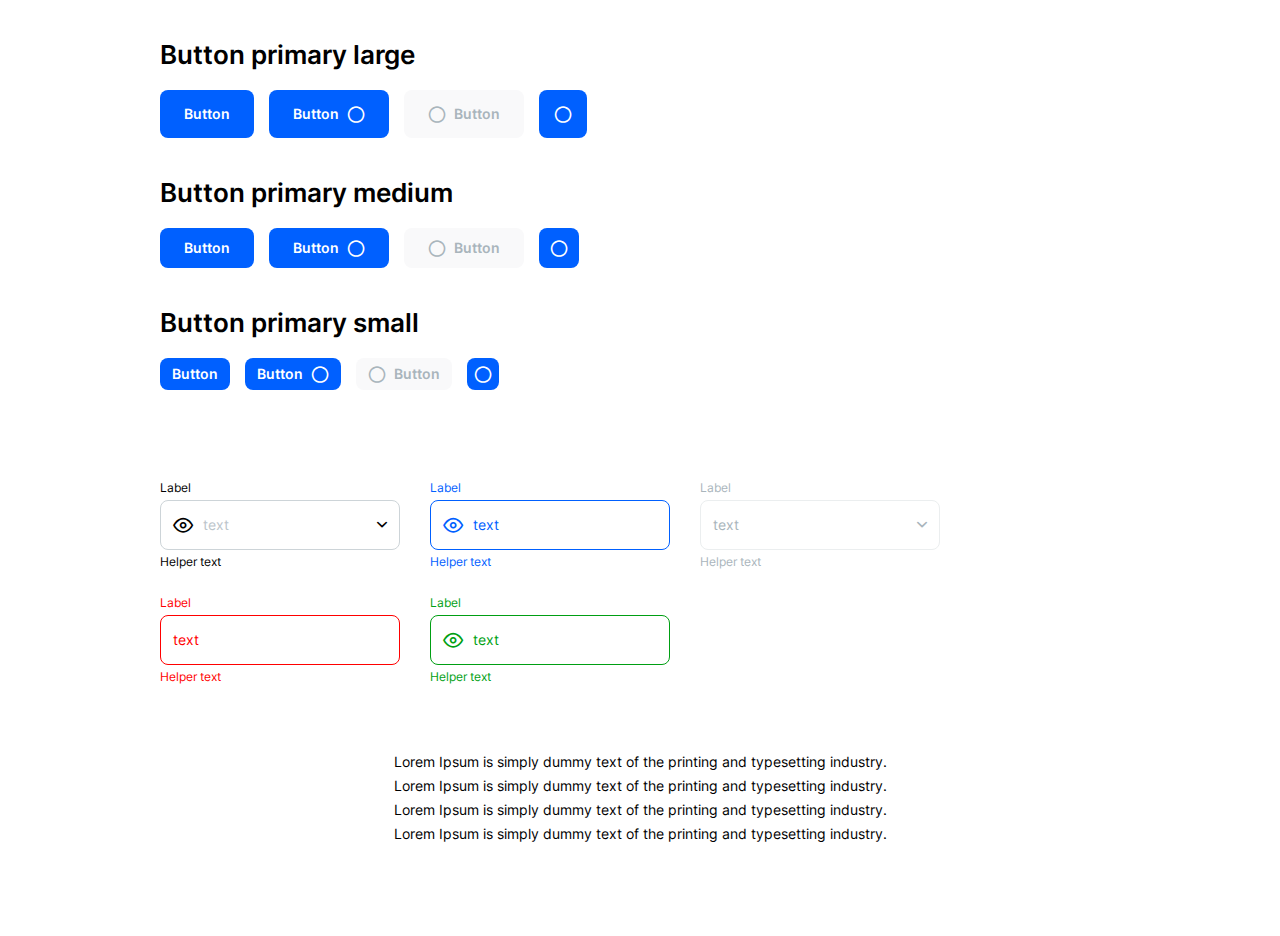
<file: index.html>
<!DOCTYPE html>
<html lang="en">
<link rel="stylesheet" href="styles/style.css">
<head>
    <meta charset="UTF-8">
    <title>Components</title>
</head>
<body>

<div class="container">
    <!--Buttons-->
    <div>
        <h3>Button primary large</h3>
        <ul class="btn-group">
            <li>
                <!--Button primary-->
                <button class="btn btn-primary lg">Button</button>
            </li>
            <li>
                <!--Button icon right-->
                <button class="btn btn-primary lg with-icon-right">Button <i class="icon-circle"></i></button>
            </li>
            <li>
                <!--Button icon left-->
                <button class="btn lg with-icon-left disabled"><i class="icon-circle"></i>Button</button>
            </li>
            <li>
                <!--Button icon only-->
                <button class="btn btn-primary lg btn-icon"><i class="icon-circle"></i></button>
            </li>
        </ul>
        <h3>Button primary medium</h3>
        <ul class="btn-group">
            <li>
                <!--Button primary-->
                <button class="btn btn-primary md">Button</button>
            </li>
            <li>
                <!--Button icon right-->
                <button class="btn btn-primary md with-icon-right">Button <i class="icon-circle"></i></button>
            </li>
            <li>
                <!--Button icon left-->
                <button class="btn md with-icon-left disabled"><i class="icon-circle"></i>Button</button>
            </li>
            <li>
                <!--Button icon only-->
                <button class="btn btn-primary md btn-icon"><i class="icon-circle"></i></button>
            </li>
        </ul>
        <h3>Button primary small</h3>
        <ul class="btn-group">
            <li>
                <!--Button primary-->
                <button class="btn btn-primary sm">Button</button>
            </li>
            <li>
                <!--Button icon right-->
                <button class="btn btn-primary sm with-icon-right">Button <i class="icon-circle"></i></button>
            </li>
            <li>
                <!--Button icon left-->
                <button class="btn sm with-icon-left disabled"><i class="icon-circle"></i>Button</button>
            </li>
            <li>
                <!--Button icon only-->
                <button class="btn btn-primary sm btn-icon"><i class="icon-circle"></i></button>
            </li>
        </ul>
    </div>

    <!--Select options-->
    <div class="select-group">
        <div class="form-select inactive">
            <label>Label</label>
            <span class="select">
                <i class="icon-eye left-icon"></i>
                <span class="text">text</span>
                <i class="icon-chevron-down right-icon"></i>
            </span>
            <span class="helper">Helper text</span>
        </div>
        <div class="form-select active">
            <label>Label</label>
            <span class="select">
                <i class="icon-eye left-icon"></i>
            <span class="text">text</span>
            </span>
            <span class="helper">Helper text</span>
        </div>
        <div class="form-select disabled">
            <label>Label</label>
            <span class="select">
                <span class="text">text</span>
            <i class="icon-chevron-down right-icon"></i>
            </span>
            <span class="helper">Helper text</span>
        </div>
        <div class="form-select error">
            <label>Label</label>
            <span class="select">
                <span class="text">text</span>
            </span>
            <span class="helper">Helper text</span>
        </div>
        <div class="form-select success">
            <label>Label</label>
            <span class="select">
                <i class="icon-eye left-icon"></i>
                <span class="text">text</span>
            </span>
            <span class="helper">Helper text</span>
        </div>
    </div>

    <!--Tooltips-->
    <div class="tooltip-group">
        <div class="tooltip">
            <span class="tooltip-text">Lorem Ipsum is simply dummy text of the printing and typesetting industry.</span>
            <span class="tooltip-inner primary top">This is top tooltip!!!</span>
        </div>
        <div class="tooltip">
            <span class="tooltip-text">Lorem Ipsum is simply dummy text of the printing and typesetting industry.</span>
            <span class="tooltip-inner secondary right">This is right tooltip!!!</span>
        </div>
        <div class="tooltip">
            <span class="tooltip-text">Lorem Ipsum is simply dummy text of the printing and typesetting industry.</span>
            <span class="tooltip-inner primary bottom">This is bottom tooltip!!!</span>
        </div>
        <div class="tooltip">
            <span class="tooltip-text">Lorem Ipsum is simply dummy text of the printing and typesetting industry.</span>
            <span class="tooltip-inner secondary left">This is left tooltip!!!</span>
        </div>
    </div>
</div>

</body>
</html>
</file>
<file: styles/style.css>
*, *:before, *:after {
  box-sizing: border-box; }

html, body, div, span, object, iframe, figure, h1, h2, h3, h4, h5, h6, p, blockquote, pre, a, code, em, img, small, strike, strong, sub, sup, tt, b, u, i, ol, ul, li, fieldset, form, label, table, caption, tbody, tfoot, thead, tr, th, td, main, canvas, embed, footer, header, nav, section, video {
  margin: 0;
  padding: 0;
  border: 0;
  font-size: 100%;
  font: inherit;
  vertical-align: baseline;
  text-rendering: optimizeLegibility;
  -webkit-font-smoothing: antialiased;
  text-size-adjust: none; }

footer, header, nav, section, main {
  display: block; }

body {
  line-height: 1; }

ol, ul {
  list-style: none; }

blockquote, q {
  quotes: none; }

blockquote:before, blockquote:after, q:before, q:after {
  content: '';
  content: none; }

table {
  border-collapse: collapse;
  border-spacing: 0; }

input {
  -webkit-appearance: none;
  border-radius: 0; }

a {
  text-decoration: none;
  color: inherit; }

@font-face {
  font-family: "Inter Regular";
  src: url("../../fonts/Inter-Regular/inter-regular.eot");
  src: url("../../fonts/Inter-Regular/inter-regular.eot?#iefix") format("embedded-opentype"), url("../../fonts/Inter-Regular/inter-regular.woff2") format("woff2"), url("../../fonts/Inter-Regular/inter-regular.woff") format("woff"), url("../../fonts/Inter-Regular/inter-regular.ttf") format("truetype"), url("../../fonts/Inter-Regular/inter-regular.svg#Inter Regular") format("svg");
  font-weight: normal;
  font-style: normal; }
@font-face {
  font-family: "Inter Medium";
  src: url("../../fonts/Inter-Medium/inter-medium.eot");
  src: url("../../fonts/Inter-Medium/inter-medium.eot?#iefix") format("embedded-opentype"), url("../../fonts/Inter-Medium/inter-medium.woff2") format("woff2"), url("../../fonts/Inter-Medium/inter-medium.woff") format("woff"), url("../../fonts/Inter-Medium/inter-medium.ttf") format("truetype"), url("../../fonts/Inter-Medium/inter-medium.svg#Inter Medium") format("svg");
  font-weight: 500;
  font-style: normal; }
@font-face {
  font-family: "Inter SemiBold";
  src: url("../../fonts/Inter-Semibold/inter-semiBold.eot");
  src: url("../../fonts/Inter-Semibold/inter-semiBold.eot?#iefix") format("embedded-opentype"), url("../../fonts/Inter-Semibold/inter-semiBold.woff2") format("woff2"), url("../../fonts/Inter-Semibold/inter-semiBold.woff") format("woff"), url("../../fonts/Inter-Semibold/inter-semiBold.ttf") format("truetype"), url("../../fonts/Inter-Semibold/inter-semiBold.svg#Inter SemiBold") format("svg");
  font-weight: 600;
  font-style: normal; }
@font-face {
  font-family: "icomoon";
  src: url("./../fonts/icons/icomoon.eot?rjer7f");
  src: url("./../fonts/icons/icomoon.eot?rjer7f#iefix") format("embedded-opentype"), url("./../fonts/icons/icomoon.ttf?rjer7f") format("truetype"), url("./../fonts/icons/icomoon.woff?rjer7f") format("woff"), url("./../fonts/icons/icomoon.svg?rjer7f#icomoon") format("svg");
  font-weight: normal;
  font-style: normal;
  font-display: block; }
[class^="icon-"], [class*=" icon-"] {
  /* use !important to prevent issues with browser extensions that change fonts */
  font-family: "icomoon" !important;
  speak: never;
  font-style: normal;
  font-weight: normal;
  font-variant: normal;
  text-transform: none;
  line-height: 1;
  /* Better Font Rendering =========== */
  -webkit-font-smoothing: antialiased;
  -moz-osx-font-smoothing: grayscale; }

.icon-setting:before {
  content: "\e904"; }

.icon-plus:before {
  content: "\e901"; }

.icon-arrow-down:before {
  content: "\e902"; }

.icon-chevron-down:before {
  content: "\e90c"; }

.icon-chevron-up:before {
  content: "\e90d"; }

.icon-chevron-left:before {
  content: "\e903"; }

.icon-chevron-right:before {
  content: "\e900"; }

.icon-delete:before {
  content: "\e905"; }

.icon-edit:before {
  content: "\e906"; }

.icon-frame:before {
  content: "\e907"; }

.icon-refresh:before {
  content: "\e908"; }

.icon-search:before {
  content: "\e909"; }

.icon-circle:before {
  content: "\e90a"; }

.icon-eye:before {
  content: "\e90b"; }

.color-primary-dark {
  color: #003080; }

.color-secondary {
  color: #F0F6FF; }

.color-success {
  color: #009F13; }

.color-primary {
  color: #0060FF; }

.color-danger {
  color: #FF0000; }

.color-white {
  color: #FFFFFF; }

.color-black {
  color: #000000; }

.color-gray {
  color: #BCC5CB; }

.color-dark {
  color: #353A3F; }

.mt-0 {
  margin-top: 0px; }

.mb-0 {
  margin-bottom: 0px; }

.mr-0 {
  margin-right: 0px; }

.ml-0 {
  margin-left: 0px; }

.m-0 {
  margin: 0px; }

.mt-1 {
  margin-top: 1px; }

.mb-1 {
  margin-bottom: 1px; }

.mr-1 {
  margin-right: 1px; }

.ml-1 {
  margin-left: 1px; }

.m-1 {
  margin: 1px; }

.mt-2 {
  margin-top: 2px; }

.mb-2 {
  margin-bottom: 2px; }

.mr-2 {
  margin-right: 2px; }

.ml-2 {
  margin-left: 2px; }

.m-2 {
  margin: 2px; }

.mt-3 {
  margin-top: 3px; }

.mb-3 {
  margin-bottom: 3px; }

.mr-3 {
  margin-right: 3px; }

.ml-3 {
  margin-left: 3px; }

.m-3 {
  margin: 3px; }

.mt-4 {
  margin-top: 4px; }

.mb-4 {
  margin-bottom: 4px; }

.mr-4 {
  margin-right: 4px; }

.ml-4 {
  margin-left: 4px; }

.m-4 {
  margin: 4px; }

.mt-5 {
  margin-top: 5px; }

.mb-5 {
  margin-bottom: 5px; }

.mr-5 {
  margin-right: 5px; }

.ml-5 {
  margin-left: 5px; }

.m-5 {
  margin: 5px; }

.mt-6 {
  margin-top: 6px; }

.mb-6 {
  margin-bottom: 6px; }

.mr-6 {
  margin-right: 6px; }

.ml-6 {
  margin-left: 6px; }

.m-6 {
  margin: 6px; }

.mt-7 {
  margin-top: 7px; }

.mb-7 {
  margin-bottom: 7px; }

.mr-7 {
  margin-right: 7px; }

.ml-7 {
  margin-left: 7px; }

.m-7 {
  margin: 7px; }

.mt-8 {
  margin-top: 8px; }

.mb-8 {
  margin-bottom: 8px; }

.mr-8 {
  margin-right: 8px; }

.ml-8 {
  margin-left: 8px; }

.m-8 {
  margin: 8px; }

.mt-9 {
  margin-top: 9px; }

.mb-9 {
  margin-bottom: 9px; }

.mr-9 {
  margin-right: 9px; }

.ml-9 {
  margin-left: 9px; }

.m-9 {
  margin: 9px; }

.mt-10 {
  margin-top: 10px; }

.mb-10 {
  margin-bottom: 10px; }

.mr-10 {
  margin-right: 10px; }

.ml-10 {
  margin-left: 10px; }

.m-10 {
  margin: 10px; }

.mt-11 {
  margin-top: 11px; }

.mb-11 {
  margin-bottom: 11px; }

.mr-11 {
  margin-right: 11px; }

.ml-11 {
  margin-left: 11px; }

.m-11 {
  margin: 11px; }

.mt-12 {
  margin-top: 12px; }

.mb-12 {
  margin-bottom: 12px; }

.mr-12 {
  margin-right: 12px; }

.ml-12 {
  margin-left: 12px; }

.m-12 {
  margin: 12px; }

.mt-13 {
  margin-top: 13px; }

.mb-13 {
  margin-bottom: 13px; }

.mr-13 {
  margin-right: 13px; }

.ml-13 {
  margin-left: 13px; }

.m-13 {
  margin: 13px; }

.mt-14 {
  margin-top: 14px; }

.mb-14 {
  margin-bottom: 14px; }

.mr-14 {
  margin-right: 14px; }

.ml-14 {
  margin-left: 14px; }

.m-14 {
  margin: 14px; }

.mt-15 {
  margin-top: 15px; }

.mb-15 {
  margin-bottom: 15px; }

.mr-15 {
  margin-right: 15px; }

.ml-15 {
  margin-left: 15px; }

.m-15 {
  margin: 15px; }

.mt-16 {
  margin-top: 16px; }

.mb-16 {
  margin-bottom: 16px; }

.mr-16 {
  margin-right: 16px; }

.ml-16 {
  margin-left: 16px; }

.m-16 {
  margin: 16px; }

.mt-17 {
  margin-top: 17px; }

.mb-17 {
  margin-bottom: 17px; }

.mr-17 {
  margin-right: 17px; }

.ml-17 {
  margin-left: 17px; }

.m-17 {
  margin: 17px; }

.mt-18 {
  margin-top: 18px; }

.mb-18 {
  margin-bottom: 18px; }

.mr-18 {
  margin-right: 18px; }

.ml-18 {
  margin-left: 18px; }

.m-18 {
  margin: 18px; }

.mt-19 {
  margin-top: 19px; }

.mb-19 {
  margin-bottom: 19px; }

.mr-19 {
  margin-right: 19px; }

.ml-19 {
  margin-left: 19px; }

.m-19 {
  margin: 19px; }

.mt-20 {
  margin-top: 20px; }

.mb-20 {
  margin-bottom: 20px; }

.mr-20 {
  margin-right: 20px; }

.ml-20 {
  margin-left: 20px; }

.m-20 {
  margin: 20px; }

.pt-0 {
  padding-top: 0px; }

.pb-0 {
  padding-bottom: 0px; }

.pr-0 {
  padding-right: 0px; }

.pl-0 {
  padding-left: 0px; }

.p-0 {
  padding: 0px; }

.pt-1 {
  padding-top: 1px; }

.pb-1 {
  padding-bottom: 1px; }

.pr-1 {
  padding-right: 1px; }

.pl-1 {
  padding-left: 1px; }

.p-1 {
  padding: 1px; }

.pt-2 {
  padding-top: 2px; }

.pb-2 {
  padding-bottom: 2px; }

.pr-2 {
  padding-right: 2px; }

.pl-2 {
  padding-left: 2px; }

.p-2 {
  padding: 2px; }

.pt-3 {
  padding-top: 3px; }

.pb-3 {
  padding-bottom: 3px; }

.pr-3 {
  padding-right: 3px; }

.pl-3 {
  padding-left: 3px; }

.p-3 {
  padding: 3px; }

.pt-4 {
  padding-top: 4px; }

.pb-4 {
  padding-bottom: 4px; }

.pr-4 {
  padding-right: 4px; }

.pl-4 {
  padding-left: 4px; }

.p-4 {
  padding: 4px; }

.pt-5 {
  padding-top: 5px; }

.pb-5 {
  padding-bottom: 5px; }

.pr-5 {
  padding-right: 5px; }

.pl-5 {
  padding-left: 5px; }

.p-5 {
  padding: 5px; }

.pt-6 {
  padding-top: 6px; }

.pb-6 {
  padding-bottom: 6px; }

.pr-6 {
  padding-right: 6px; }

.pl-6 {
  padding-left: 6px; }

.p-6 {
  padding: 6px; }

.pt-7 {
  padding-top: 7px; }

.pb-7 {
  padding-bottom: 7px; }

.pr-7 {
  padding-right: 7px; }

.pl-7 {
  padding-left: 7px; }

.p-7 {
  padding: 7px; }

.pt-8 {
  padding-top: 8px; }

.pb-8 {
  padding-bottom: 8px; }

.pr-8 {
  padding-right: 8px; }

.pl-8 {
  padding-left: 8px; }

.p-8 {
  padding: 8px; }

.pt-9 {
  padding-top: 9px; }

.pb-9 {
  padding-bottom: 9px; }

.pr-9 {
  padding-right: 9px; }

.pl-9 {
  padding-left: 9px; }

.p-9 {
  padding: 9px; }

.pt-10 {
  padding-top: 10px; }

.pb-10 {
  padding-bottom: 10px; }

.pr-10 {
  padding-right: 10px; }

.pl-10 {
  padding-left: 10px; }

.p-10 {
  padding: 10px; }

.pt-11 {
  padding-top: 11px; }

.pb-11 {
  padding-bottom: 11px; }

.pr-11 {
  padding-right: 11px; }

.pl-11 {
  padding-left: 11px; }

.p-11 {
  padding: 11px; }

.pt-12 {
  padding-top: 12px; }

.pb-12 {
  padding-bottom: 12px; }

.pr-12 {
  padding-right: 12px; }

.pl-12 {
  padding-left: 12px; }

.p-12 {
  padding: 12px; }

.pt-13 {
  padding-top: 13px; }

.pb-13 {
  padding-bottom: 13px; }

.pr-13 {
  padding-right: 13px; }

.pl-13 {
  padding-left: 13px; }

.p-13 {
  padding: 13px; }

.pt-14 {
  padding-top: 14px; }

.pb-14 {
  padding-bottom: 14px; }

.pr-14 {
  padding-right: 14px; }

.pl-14 {
  padding-left: 14px; }

.p-14 {
  padding: 14px; }

.pt-15 {
  padding-top: 15px; }

.pb-15 {
  padding-bottom: 15px; }

.pr-15 {
  padding-right: 15px; }

.pl-15 {
  padding-left: 15px; }

.p-15 {
  padding: 15px; }

.pt-16 {
  padding-top: 16px; }

.pb-16 {
  padding-bottom: 16px; }

.pr-16 {
  padding-right: 16px; }

.pl-16 {
  padding-left: 16px; }

.p-16 {
  padding: 16px; }

.pt-17 {
  padding-top: 17px; }

.pb-17 {
  padding-bottom: 17px; }

.pr-17 {
  padding-right: 17px; }

.pl-17 {
  padding-left: 17px; }

.p-17 {
  padding: 17px; }

.pt-18 {
  padding-top: 18px; }

.pb-18 {
  padding-bottom: 18px; }

.pr-18 {
  padding-right: 18px; }

.pl-18 {
  padding-left: 18px; }

.p-18 {
  padding: 18px; }

.pt-19 {
  padding-top: 19px; }

.pb-19 {
  padding-bottom: 19px; }

.pr-19 {
  padding-right: 19px; }

.pl-19 {
  padding-left: 19px; }

.p-19 {
  padding: 19px; }

.pt-20 {
  padding-top: 20px; }

.pb-20 {
  padding-bottom: 20px; }

.pr-20 {
  padding-right: 20px; }

.pl-20 {
  padding-left: 20px; }

.p-20 {
  padding: 20px; }

body {
  line-height: 24px;
  color: #000000;
  font-size: 14px;
  font-family: "Inter Regular";
  background: #FFFFFF;
  padding: 0;
  margin: 0; }

main {
  padding: 50px 32px; }

.text-underline {
  text-decoration: underline; }
  .text-underline.primary {
    color: #0060FF; }
  .text-underline.secondary {
    color: rgba(0, 0, 0, 0.6); }

.container {
  flex-direction: column;
  margin-right: auto;
  padding: 40px 20px;
  margin-left: auto;
  max-width: 1000px;
  display: flex; }

.btn-group {
  display: inline-flex;
  margin-bottom: 40px;
  margin-top: 20px; }
  .btn-group li:not(:last-child) {
    margin-right: 15px; }

.select-group {
  align-items: center;
  margin-top: 40px;
  flex-wrap: wrap;
  display: flex; }

.tooltip-group {
  flex-direction: column;
  padding-bottom: 50px;
  align-items: center;
  padding-top: 50px;
  display: flex; }

h3 {
  font-family: "Inter SemiBold";
  line-height: 30px;
  font-size: 26px; }

h4 {
  font-family: "Inter Medium";
  line-height: 20px;
  font-size: 24px; }

h5 {
  font-family: "Inter Medium";
  line-height: 24px;
  font-size: 14px; }

.tooltip {
  display: inline-block;
  position: relative; }
  .tooltip:hover .tooltip-inner {
    display: inline-block; }

.tooltip-inner {
  border-radius: 8px;
  font-family: "Inter SemiBold";
  position: absolute;
  text-align: center;
  line-height: 22px;
  padding: 8px 16px;
  min-width: 200px;
  font-size: 14px;
  max-width: 100%;
  display: none;
  z-index: 10; }
  .tooltip-inner.top {
    transform: translate(-50%, 100%);
    bottom: -10px;
    left: 50%; }
    .tooltip-inner.top.primary {
      background: #000000;
      color: #FFFFFF; }
      .tooltip-inner.top.primary:before {
        content: "";
        position: absolute;
        border-left: 10px solid transparent;
        border-right: 10px solid transparent;
        border-bottom: 8px solid #000000;
        transform: translate(-50%, -100%);
        left: 50%;
        top: 0; }
    .tooltip-inner.top.secondary {
      background: #F0F6FF;
      color: #0060FF; }
      .tooltip-inner.top.secondary:before {
        content: "";
        position: absolute;
        border-left: 10px solid transparent;
        border-right: 10px solid transparent;
        border-bottom: 8px solid #F0F6FF;
        transform: translate(-50%, -100%);
        left: 50%;
        top: 0; }
  .tooltip-inner.right {
    transform: translate(-100%, -50%);
    left: -10px;
    top: 50%; }
    .tooltip-inner.right.primary {
      background: #000000;
      color: #FFFFFF; }
      .tooltip-inner.right.primary:before {
        content: "";
        position: absolute;
        border-top: 10px solid transparent;
        border-left: 8px solid #000000;
        border-bottom: 10px solid transparent;
        transform: translate(100%, -50%);
        right: 0;
        top: 50%; }
    .tooltip-inner.right.secondary {
      background: #F0F6FF;
      color: #0060FF; }
      .tooltip-inner.right.secondary:before {
        content: "";
        position: absolute;
        border-top: 10px solid transparent;
        border-left: 8px solid #F0F6FF;
        border-bottom: 10px solid transparent;
        transform: translate(100%, -50%);
        right: 0;
        top: 50%; }
  .tooltip-inner.bottom {
    transform: translate(-50%, -100%);
    top: -10px;
    left: 50%; }
    .tooltip-inner.bottom.primary {
      background: #000000;
      color: #FFFFFF; }
      .tooltip-inner.bottom.primary:before {
        content: "";
        position: absolute;
        border-left: 10px solid transparent;
        border-right: 10px solid transparent;
        border-top: 8px solid #000000;
        transform: translate(-50%, 100%);
        bottom: 0;
        left: 50%; }
    .tooltip-inner.bottom.secondary {
      background: #F0F6FF;
      color: #0060FF; }
      .tooltip-inner.bottom.secondary:before {
        content: "";
        position: absolute;
        border-left: 10px solid transparent;
        border-right: 10px solid transparent;
        border-top: 8px solid #F0F6FF;
        transform: translate(-50%, 100%);
        bottom: 0;
        left: 50%; }
  .tooltip-inner.left {
    transform: translate(100%, -50%);
    right: -10px;
    top: 50%; }
    .tooltip-inner.left.primary {
      background: #000000;
      color: #FFFFFF; }
      .tooltip-inner.left.primary:before {
        content: "";
        position: absolute;
        border-top: 10px solid transparent;
        border-right: 8px solid #000000;
        border-bottom: 10px solid transparent;
        transform: translate(-100%, -50%);
        left: 0;
        top: 50%; }
    .tooltip-inner.left.secondary {
      background: #F0F6FF;
      color: #0060FF; }
      .tooltip-inner.left.secondary:before {
        content: "";
        position: absolute;
        border-top: 10px solid transparent;
        border-right: 8px solid #F0F6FF;
        border-bottom: 10px solid transparent;
        transform: translate(-100%, -50%);
        left: 0;
        top: 50%; }

.btn {
  border-radius: 8px;
  font-family: "Inter SemiBold";
  transition: all 0.2s ease-in-out;
  text-transform: capitalize;
  background-image: none;
  display: inline-flex;
  align-items: center;
  white-space: nowrap;
  text-align: center;
  user-select: none;
  line-height: 22px;
  cursor: pointer;
  font-size: 14px;
  outline: none;
  border: none; }
  .btn i {
    font-size: 18px; }
  .btn.btn-primary {
    background-color: #0060FF;
    color: #FFFFFF; }
    .btn.btn-primary:hover {
      background-color: #003080; }
  .btn.disabled {
    background-color: #F9F9FA;
    color: #A9B5BC;
    pointer-events: none;
    cursor: auto; }
  .btn.btn-link {
    color: #0060FF;
    background: none; }
    .btn.btn-link:hover {
      color: #5E6E78; }
  .btn.with-icon-right i {
    margin-left: 8px; }
  .btn.with-icon-left i {
    margin-right: 8px; }
  .btn.sm {
    padding: 5px 12px; }
    .btn.sm.btn-icon {
      padding: 7px; }
  .btn.md {
    padding: 9px 24px; }
    .btn.md.btn-icon {
      padding: 11px; }
  .btn.lg {
    padding: 13px 24px; }
    .btn.lg.btn-icon {
      padding: 15px; }

.badge {
  background-color: #F0F6FF;
  border-radius: 64px;
  font-family: "Inter SemiBold";
  color: #0060FF;
  display: inline-block;
  line-height: 20px;
  font-size: 12px;
  min-width: 20px;
  padding: 0 6px; }

.form-select {
  justify-content: center;
  flex-direction: column;
  margin-bottom: 15px;
  margin-right: 30px;
  margin-top: 10px;
  display: flex; }
  .form-select .select {
    border-radius: 8px;
    border-width: 1.5px;
    align-items: center;
    border-style: solid;
    margin-bottom: 4px;
    margin-top: 4px;
    display: flex;
    padding: 12px;
    width: 240px; }
    .form-select .select .left-icon {
      margin-right: 10px;
      font-size: 20px; }
    .form-select .select .right-icon {
      margin-left: auto;
      font-size: 10px; }
  .form-select.inactive {
    color: #000000; }
    .form-select.inactive .select {
      border-color: #CDD4D8; }
    .form-select.inactive .text {
      color: #BCC5CB; }
  .form-select.active {
    color: #0060FF; }
    .form-select.active .select {
      border-color: #0060FF; }
  .form-select.disabled {
    color: #A9B5BC; }
    .form-select.disabled .select {
      border-color: #EBEEEF; }
  .form-select.error {
    color: #FF0000; }
    .form-select.error .select {
      border-color: #FF0000; }
  .form-select.success {
    color: #009F13; }
    .form-select.success .select {
      border-color: #009F13; }
  .form-select label, .form-select .helper {
    line-height: 16px;
    font-size: 12px; }

.nav {
  border-bottom: 1px solid #D9D9D9;
  margin-bottom: 40px;
  display: flex; }
  .nav .nav-item {
    font-family: "Inter Medium";
    color: #5E6E78;
    padding-bottom: 8px;
    line-height: 22px;
    padding-top: 8px;
    font-size: 14px; }
    .nav .nav-item.active {
      color: #0060FF;
      position: relative; }
      .nav .nav-item.active:before {
        content: "";
        background-color: #0060FF;
        position: absolute;
        bottom: -1px;
        height: 2px;
        width: 100%;
        left: 0; }
      .nav .nav-item.active .badge {
        background-color: #0060FF;
        color: #FFFFFF; }
    .nav .nav-item:not(:last-child) {
      margin-right: 32px; }

.table {
  background-color: transparent;
  max-width: 100%;
  width: 100%; }
  .table.table-default tr {
    border-bottom: 1px solid #D9D9D9; }
  .table.table-default th {
    color: rgba(0, 0, 0, 0.6);
    text-transform: uppercase;
    padding-bottom: 8px;
    text-align: left; }
    .table.table-default th:first-child, .table.table-default th:last-child {
      color: #353A3F; }
  .table.table-default td {
    vertical-align: middle;
    padding-bottom: 13px;
    padding-top: 13px; }
  .table.table-default .icon-group i {
    color: rgba(0, 0, 0, 0.54); }
  .table.table-default .source i {
    vertical-align: middle;
    font-size: 20px; }
  .table.table-default .icon-setting {
    font-size: 18px; }

.dashboard-top {
  justify-content: space-between;
  margin-bottom: 44px;
  display: flex; }
  .dashboard-top > div {
    align-items: center;
    display: flex; }
    .dashboard-top > div i {
      color: rgba(0, 0, 0, 0.54);
      margin-left: 10px;
      font-size: 16px; }

.segment-component {
  justify-content: space-between;
  align-items: center;
  margin-bottom: 20px;
  display: flex; }
  .segment-component > div {
    display: flex; }

/*# sourceMappingURL=style.css.map */
</file>
